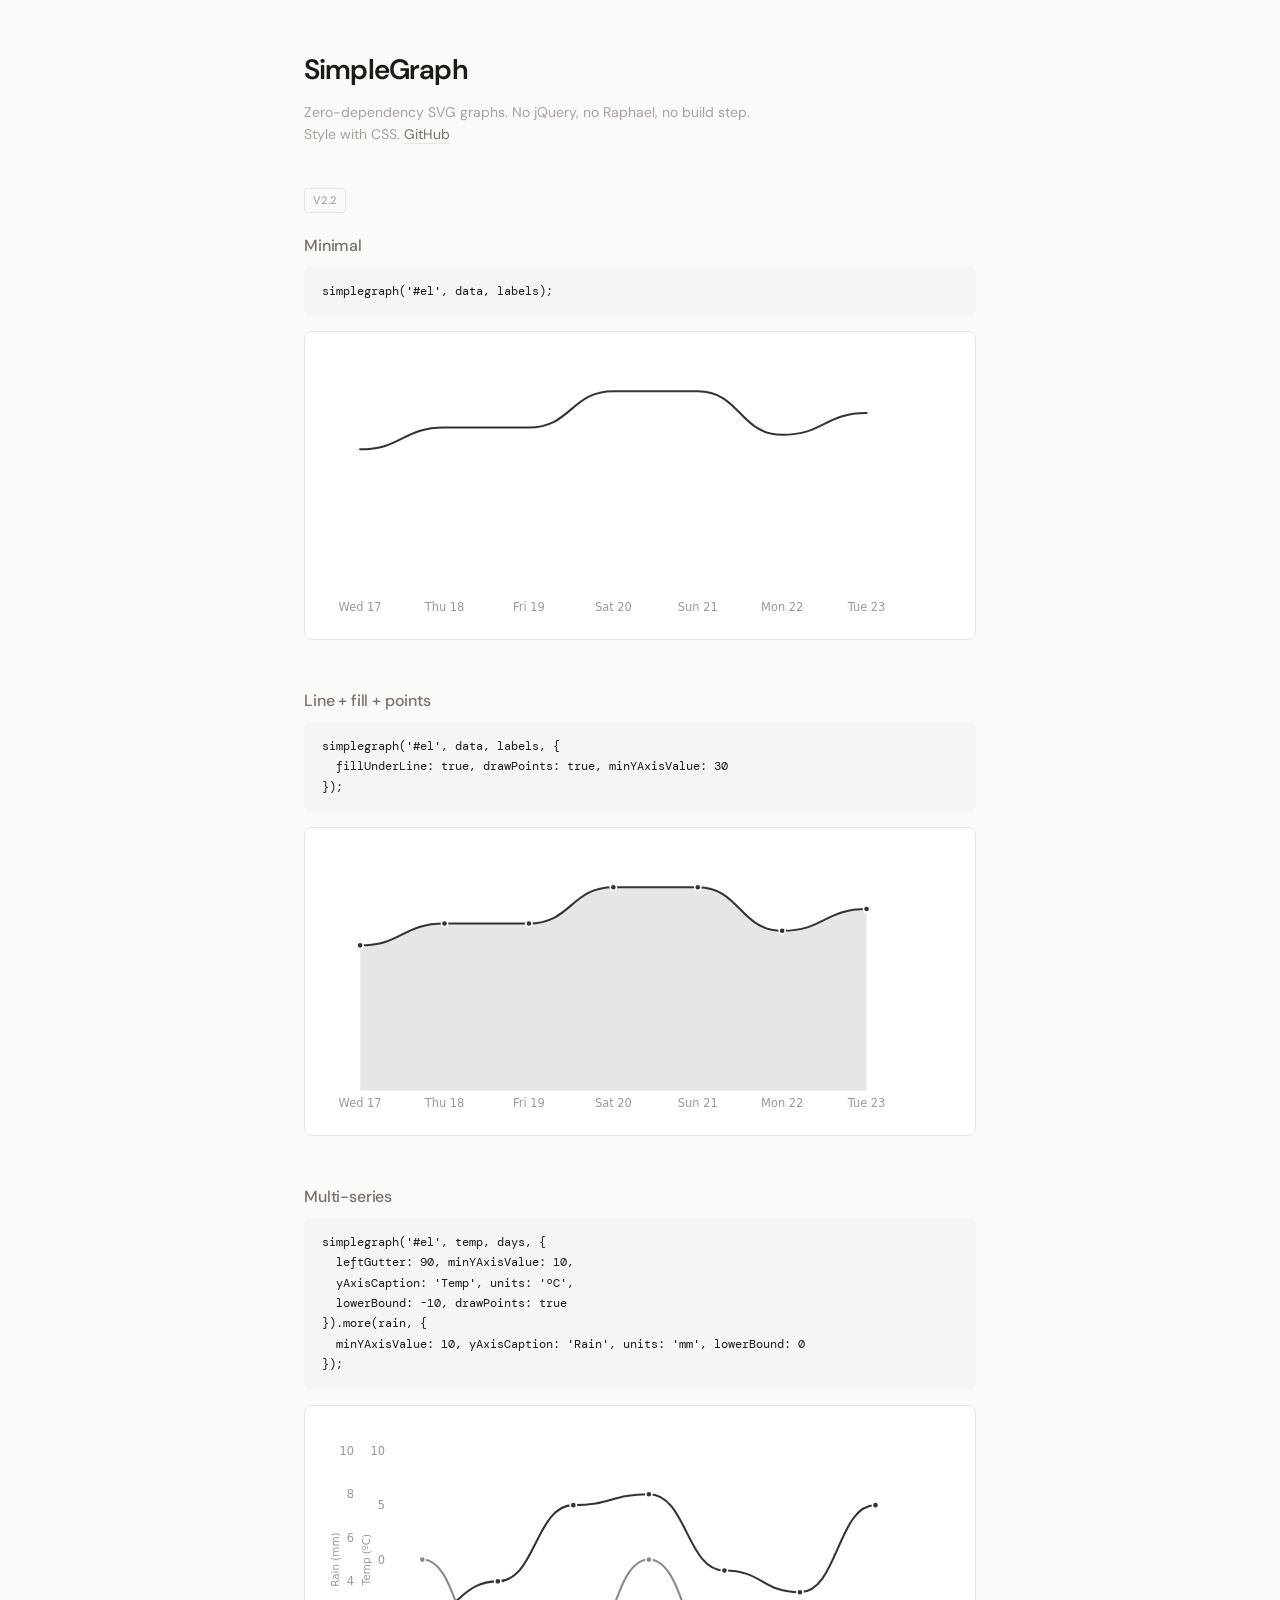
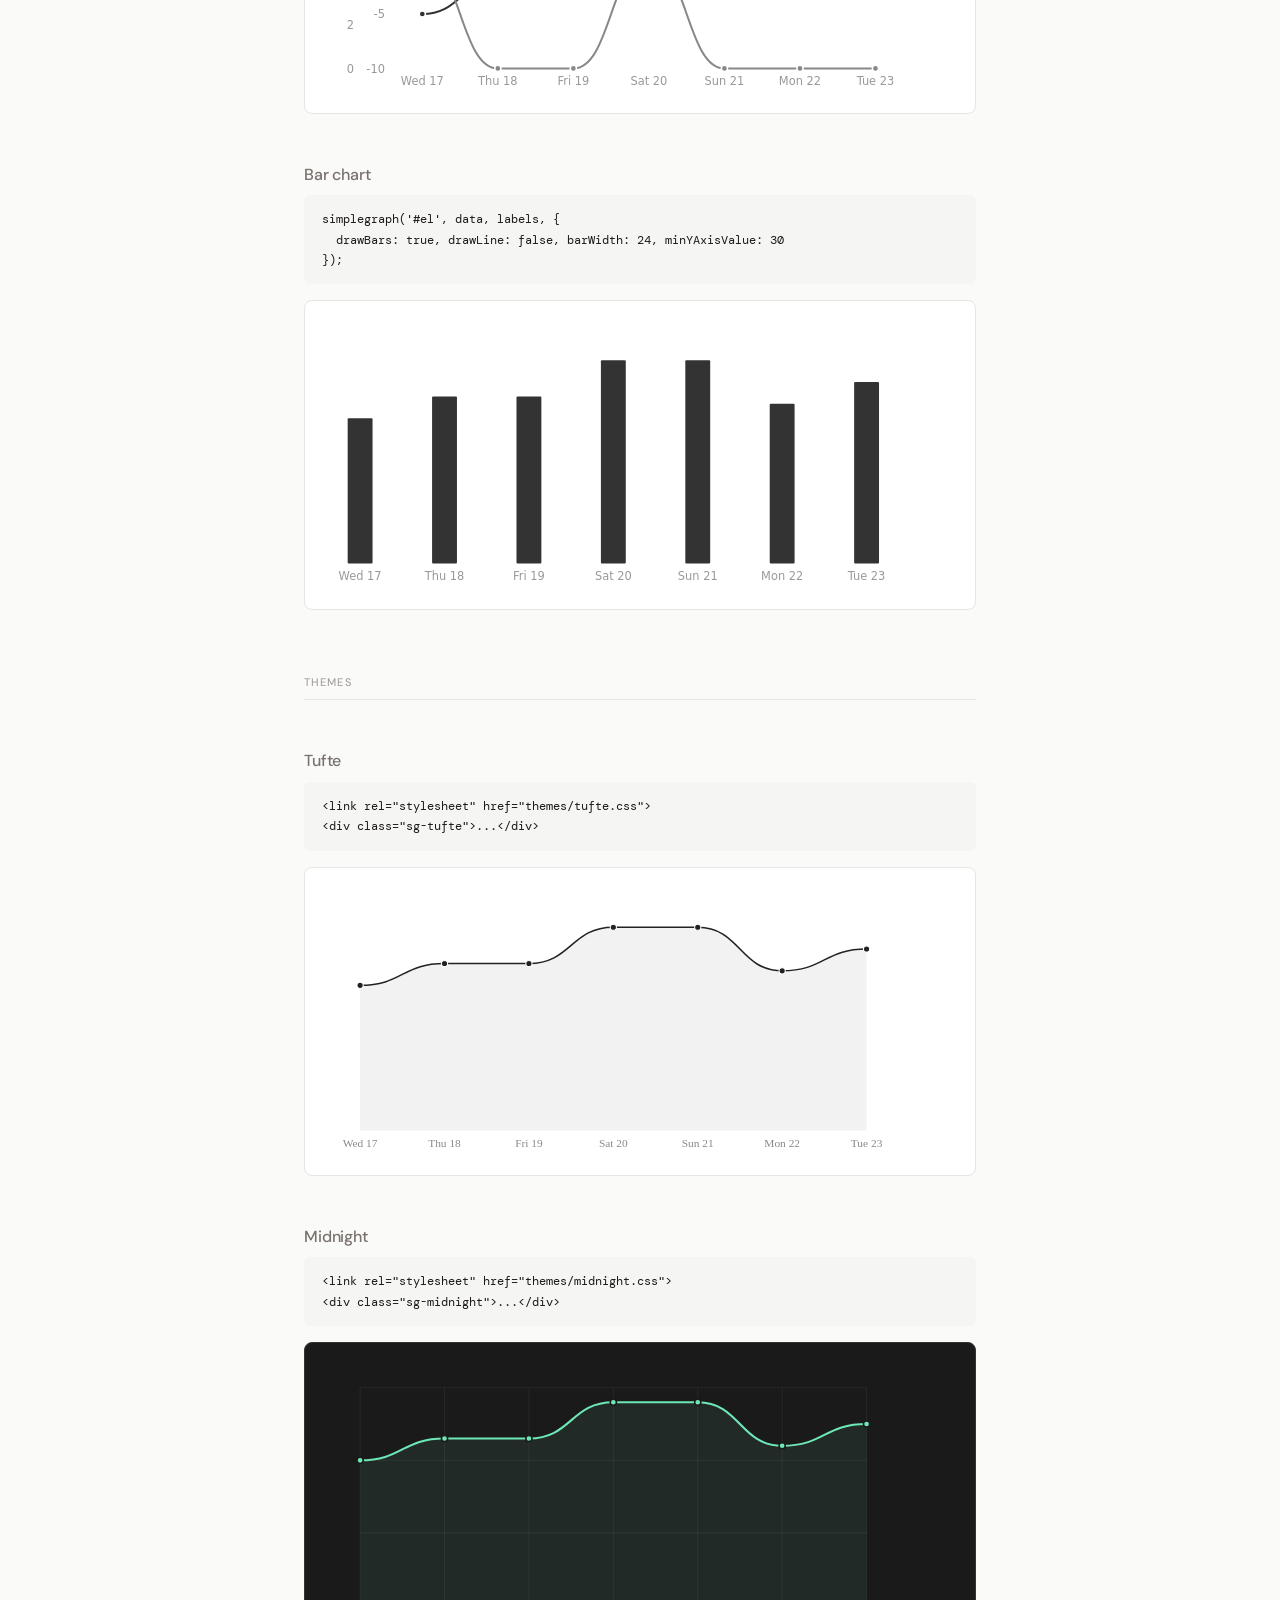
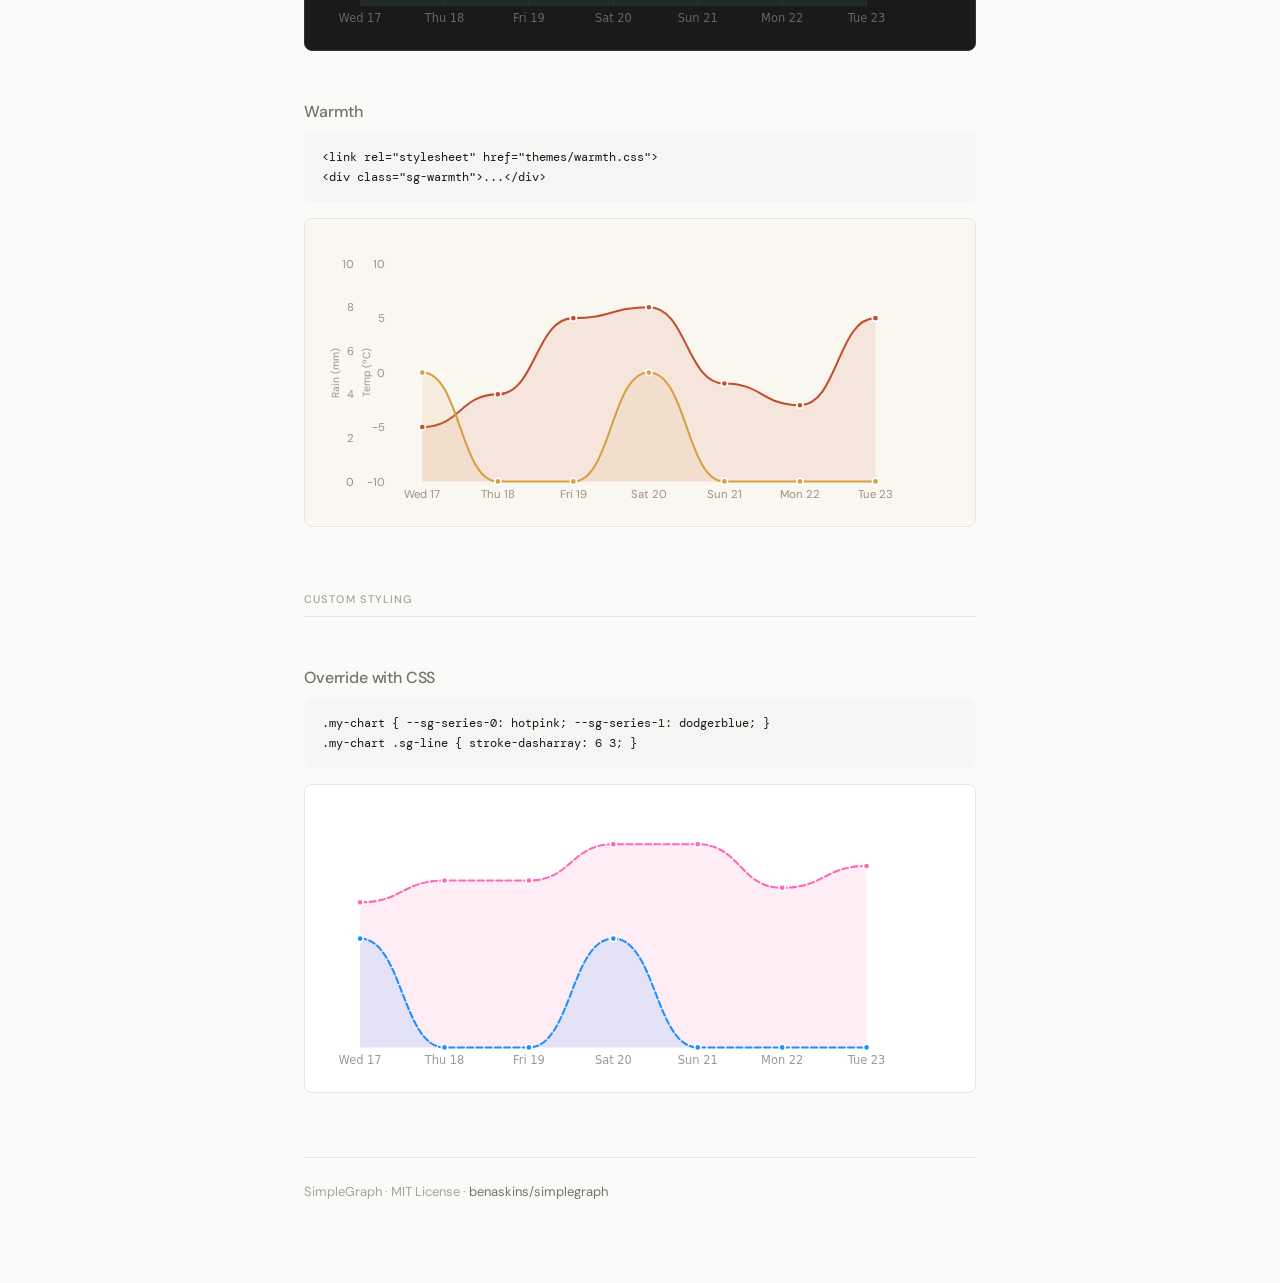
<file: index.html>
<!DOCTYPE html>
<html lang="en">
<head>
<meta charset="UTF-8">
<meta name="viewport" content="width=device-width, initial-scale=1.0">
<title>SimpleGraph — zero-dependency SVG graphs</title>
<link rel="stylesheet" href="simplegraph.css">
<link rel="stylesheet" href="themes/tufte.css">
<link rel="stylesheet" href="themes/midnight.css">
<link rel="stylesheet" href="themes/warmth.css">
<style>
  @import url('https://fonts.googleapis.com/css2?family=DM+Sans:opsz,wght@9..40,300;9..40,400;9..40,500;9..40,600&family=DM+Mono:wght@400&display=swap');

  * { margin: 0; padding: 0; box-sizing: border-box; }

  :root {
    --bg: #FAFAF9;
    --card: #fff;
    --ink: #1C1917;
    --muted: #A8A29E;
    --mid: #78716C;
    --rule: #E7E5E4;
    --code-bg: #F5F5F4;
  }

  @media (prefers-color-scheme: dark) {
    :root {
      --bg: #1C1917;
      --card: #272420;
      --ink: #F5F4F2;
      --muted: #8A8580;
      --mid: #B8B3AE;
      --rule: #3A3632;
      --code-bg: #2E2A27;
    }
  }

  body {
    background: var(--bg);
    color: var(--ink);
    font-family: 'DM Sans', system-ui, sans-serif;
    line-height: 1.6;
    padding: 48px 24px 80px;
    max-width: 720px;
    margin: 0 auto;
  }

  h1 {
    font-size: 28px;
    font-weight: 600;
    letter-spacing: -0.03em;
    margin-bottom: 8px;
  }

  .subtitle {
    font-size: 14px;
    color: var(--muted);
    margin-bottom: 40px;
  }

  .subtitle a {
    color: var(--mid);
    text-decoration: none;
    border-bottom: 1px solid var(--rule);
  }

  .subtitle a:hover { color: var(--ink); }

  h2 {
    font-size: 16px;
    font-weight: 500;
    margin: 48px 0 8px;
    color: var(--mid);
    letter-spacing: -0.01em;
  }

  h2:first-of-type { margin-top: 0; }

  pre {
    background: var(--code-bg);
    border-radius: 6px;
    padding: 14px 18px;
    font-family: 'DM Mono', monospace;
    font-size: 12px;
    color: var(--ink);
    overflow-x: auto;
    margin-bottom: 16px;
    line-height: 1.7;
  }

  .graph-container {
    background: var(--card);
    border: 1px solid var(--rule);
    border-radius: 8px;
    padding: 24px;
    margin-bottom: 8px;
  }

  .graph-container svg { display: block; width: 100%; height: auto; }

  .graph-container.dark-bg {
    background: #1a1a1a;
    border-color: #333;
  }

  .badge {
    display: inline-block;
    font-size: 11px;
    font-weight: 500;
    letter-spacing: 0.04em;
    text-transform: uppercase;
    color: var(--muted);
    border: 1px solid var(--rule);
    border-radius: 4px;
    padding: 3px 8px;
    margin-bottom: 20px;
  }

  .section-label {
    font-size: 11px;
    font-weight: 500;
    letter-spacing: 0.1em;
    text-transform: uppercase;
    color: var(--muted);
    margin: 64px 0 24px;
    padding-bottom: 8px;
    border-bottom: 1px solid var(--rule);
  }

  footer {
    margin-top: 64px;
    padding-top: 24px;
    border-top: 1px solid var(--rule);
    font-size: 13px;
    color: var(--muted);
  }

  footer a { color: var(--mid); text-decoration: none; }
</style>
</head>
<body>

<h1>SimpleGraph</h1>
<p class="subtitle">
  Zero-dependency SVG graphs. No jQuery, no Raphael, no build step.<br>
  Style with CSS. <a href="https://github.com/benaskins/simplegraph">GitHub</a>
</p>
<span class="badge">v2.2</span>

<!-- ── Base (no theme) ── -->

<h2>Minimal</h2>
<pre>simplegraph('#el', data, labels);</pre>
<div class="graph-container"><div id="g1"></div></div>

<h2>Line + fill + points</h2>
<pre>simplegraph('#el', data, labels, {
  fillUnderLine: true, drawPoints: true, minYAxisValue: 30
});</pre>
<div class="graph-container"><div id="g2"></div></div>

<h2>Multi-series</h2>
<pre>simplegraph('#el', temp, days, {
  leftGutter: 90, minYAxisValue: 10,
  yAxisCaption: 'Temp', units: 'ºC',
  lowerBound: -10, drawPoints: true
}).more(rain, {
  minYAxisValue: 10, yAxisCaption: 'Rain', units: 'mm', lowerBound: 0
});</pre>
<div class="graph-container"><div id="g3"></div></div>

<h2>Bar chart</h2>
<pre>simplegraph('#el', data, labels, {
  drawBars: true, drawLine: false, barWidth: 24, minYAxisValue: 30
});</pre>
<div class="graph-container"><div id="g4"></div></div>

<!-- ── Themes ── -->

<div class="section-label">Themes</div>

<h2>Tufte</h2>
<pre>&lt;link rel="stylesheet" href="themes/tufte.css"&gt;
&lt;div class="sg-tufte"&gt;...&lt;/div&gt;</pre>
<div class="graph-container sg-tufte"><div id="t1"></div></div>

<h2>Midnight</h2>
<pre>&lt;link rel="stylesheet" href="themes/midnight.css"&gt;
&lt;div class="sg-midnight"&gt;...&lt;/div&gt;</pre>
<div class="graph-container dark-bg sg-midnight"><div id="t2"></div></div>

<h2>Warmth</h2>
<pre>&lt;link rel="stylesheet" href="themes/warmth.css"&gt;
&lt;div class="sg-warmth"&gt;...&lt;/div&gt;</pre>
<div class="graph-container sg-warmth" style="background: #faf6f0;"><div id="t3"></div></div>

<!-- ── Custom CSS ── -->

<div class="section-label">Custom Styling</div>

<h2>Override with CSS</h2>
<pre>.my-chart { --sg-series-0: hotpink; --sg-series-1: dodgerblue; }
.my-chart .sg-line { stroke-dasharray: 6 3; }</pre>
<div class="graph-container my-chart"><div id="c1"></div></div>
<style>
  .my-chart { --sg-series-0: hotpink; --sg-series-1: dodgerblue; }
  .my-chart .sg-line { stroke-dasharray: 6 3; }
</style>

<footer>
  SimpleGraph &middot; MIT License &middot; <a href="https://github.com/benaskins/simplegraph">benaskins/simplegraph</a>
</footer>

<script src="simplegraph.js"></script>
<script>
(function() {
  var days = ['Wed 17', 'Thu 18', 'Fri 19', 'Sat 20', 'Sun 21', 'Mon 22', 'Tue 23'];
  var temp = [20, 23, 23, 28, 28, 22, 25];
  var negTemp = [-5, -2, 5, 6, -1, -3, 5];
  var rain = [5, 0, 0, 5, 0, 0, 0];

  // Base
  simplegraph('#g1', temp, days);
  simplegraph('#g2', temp, days, { fillUnderLine: true, drawPoints: true, minYAxisValue: 30 });
  simplegraph('#g3', negTemp, days, {
    leftGutter: 90, minYAxisValue: 10, yAxisCaption: 'Temp',
    units: 'ºC', lowerBound: -10, drawPoints: true
  }).more(rain, { minYAxisValue: 10, yAxisCaption: 'Rain', units: 'mm', lowerBound: 0 });
  simplegraph('#g4', temp, days, { drawBars: true, drawLine: false, barWidth: 24, minYAxisValue: 30 });

  // Themes
  simplegraph('#t1', temp, days, { fillUnderLine: true, drawPoints: true, minYAxisValue: 30 });
  simplegraph('#t2', temp, days, { fillUnderLine: true, drawPoints: true, drawGrid: true, minYAxisValue: 30 });
  simplegraph('#t3', negTemp, days, {
    leftGutter: 90, minYAxisValue: 10, yAxisCaption: 'Temp',
    units: 'ºC', lowerBound: -10, drawPoints: true, fillUnderLine: true
  }).more(rain, { minYAxisValue: 10, yAxisCaption: 'Rain', units: 'mm', lowerBound: 0 });

  // Custom CSS
  simplegraph('#c1', temp, days, { fillUnderLine: true, drawPoints: true, minYAxisValue: 30 })
    .more(rain, { minYAxisValue: 10, fillUnderLine: true });
})();
</script>

</body>
</html>
</file>
<file: simplegraph.css>
/* SimpleGraph — base styles
   Data-ink ratio first. Minimal decoration. Let the data speak.

   Variables can be set on any ancestor element (container div, body, :root).
   Theme files set them on wrapper classes like .sg-midnight.
   Defaults are provided via var() fallbacks — no redefinition on .sg. */

/* ── Labels ── */

.sg text {
  font-family: var(--sg-font, system-ui, -apple-system, sans-serif);
  font-size: var(--sg-label-size, 11px);
  fill: var(--sg-muted, #999);
}

.sg .sg-y-caption {
  font-size: var(--sg-caption-size, 10px);
}

/* ── Grid — recede, don't compete ── */

.sg .sg-grid line {
  stroke: var(--sg-grid, #e8e8e8);
  stroke-width: 1;
}

/* ── Data — the only thing that matters ── */

.sg .sg-line {
  fill: none;
  stroke-linejoin: round;
  stroke-linecap: round;
}

.sg .sg-fill {
  stroke: none;
  opacity: var(--sg-fill-opacity, 0.12);
}

.sg .sg-point {
  stroke: var(--sg-point-stroke, #fff);
  stroke-width: 1.5;
}

.sg .sg-bar {
  rx: 1;
}

/* Series colors */

.sg .sg-series-0 .sg-line  { stroke: var(--sg-series-0, #333); }
.sg .sg-series-0 .sg-fill  { fill: var(--sg-series-0, #333); }
.sg .sg-series-0 .sg-point { fill: var(--sg-series-0, #333); }
.sg .sg-series-0 .sg-bar   { fill: var(--sg-series-0, #333); }

.sg .sg-series-1 .sg-line  { stroke: var(--sg-series-1, #888); }
.sg .sg-series-1 .sg-fill  { fill: var(--sg-series-1, #888); }
.sg .sg-series-1 .sg-point { fill: var(--sg-series-1, #888); }
.sg .sg-series-1 .sg-bar   { fill: var(--sg-series-1, #888); }

.sg .sg-series-2 .sg-line  { stroke: var(--sg-series-2, #bbb); }
.sg .sg-series-2 .sg-fill  { fill: var(--sg-series-2, #bbb); }
.sg .sg-series-2 .sg-point { fill: var(--sg-series-2, #bbb); }
.sg .sg-series-2 .sg-bar   { fill: var(--sg-series-2, #bbb); }

/* ── Hit areas — invisible interaction targets ── */

.sg .sg-hit {
  fill: transparent;
  cursor: crosshair;
}

/* ── Tooltip ── */

.sg .sg-tooltip {
  opacity: 0;
  transition: opacity 0.15s ease;
}

.sg .sg-tooltip--visible {
  opacity: 1;
}

.sg .sg-tooltip-bg {
  fill: var(--sg-tooltip-bg, #fff);
  stroke: var(--sg-tooltip-border, #ddd);
  stroke-width: 1;
  filter: drop-shadow(0 1px 2px rgba(0,0,0,0.08));
}

.sg .sg-tooltip-value {
  font-family: var(--sg-font, system-ui, -apple-system, sans-serif);
  font-size: 12px;
  font-weight: 600;
  fill: var(--sg-tooltip-text, #333);
}

.sg .sg-tooltip-label {
  font-family: var(--sg-font, system-ui, -apple-system, sans-serif);
  font-size: 10px;
  fill: var(--sg-tooltip-label, #999);
}
</file>
<file: themes/tufte.css>
/* SimpleGraph — Tufte theme
   Maximum data-ink ratio. No grid, no chrome. Just the data.
   Inspired by Edward Tufte's principles of analytical design. */

.sg-tufte {
  --sg-font: 'ET Book', 'Palatino', 'Georgia', serif;
  --sg-muted: #888;
  --sg-grid: transparent;
  --sg-tooltip-bg: #fffff8;
  --sg-tooltip-border: #ccc;
  --sg-tooltip-text: #222;
  --sg-tooltip-label: #888;
  --sg-fill-opacity: 0.06;

  --sg-series-0: #222;
  --sg-series-1: #777;
  --sg-series-2: #aaa;
}

.sg-tufte .sg-line {
  stroke-width: 1.5;
}

.sg-tufte .sg-point {
  stroke-width: 1;
}

.sg-tufte .sg-grid line {
  display: none;
}
</file>
<file: themes/midnight.css>
/* SimpleGraph — Midnight theme
   Dark background, luminous data. For dark UIs and dashboards. */

.sg-midnight {
  --sg-muted: #666;
  --sg-grid: rgba(255, 255, 255, 0.06);
  --sg-tooltip-bg: #1e1e1e;
  --sg-tooltip-border: #333;
  --sg-tooltip-text: #e0e0e0;
  --sg-tooltip-label: #777;
  --sg-point-stroke: #1a1a1a;
  --sg-fill-opacity: 0.08;

  --sg-series-0: #6ee7b7;
  --sg-series-1: #7dd3fc;
  --sg-series-2: #c4b5fd;
}
</file>
<file: themes/warmth.css>
/* SimpleGraph — Warmth theme
   Earthy tones on cream. For editorial and print-adjacent contexts. */

.sg-warmth {
  --sg-font: 'DM Sans', system-ui, sans-serif;
  --sg-muted: #a09080;
  --sg-grid: #e8e0d8;
  --sg-tooltip-bg: #faf6f0;
  --sg-tooltip-border: #d8d0c8;
  --sg-tooltip-text: #3d3229;
  --sg-tooltip-label: #a09080;
  --sg-fill-opacity: 0.10;

  --sg-series-0: #c05030;
  --sg-series-1: #d4a040;
  --sg-series-2: #508060;
}
</file>
